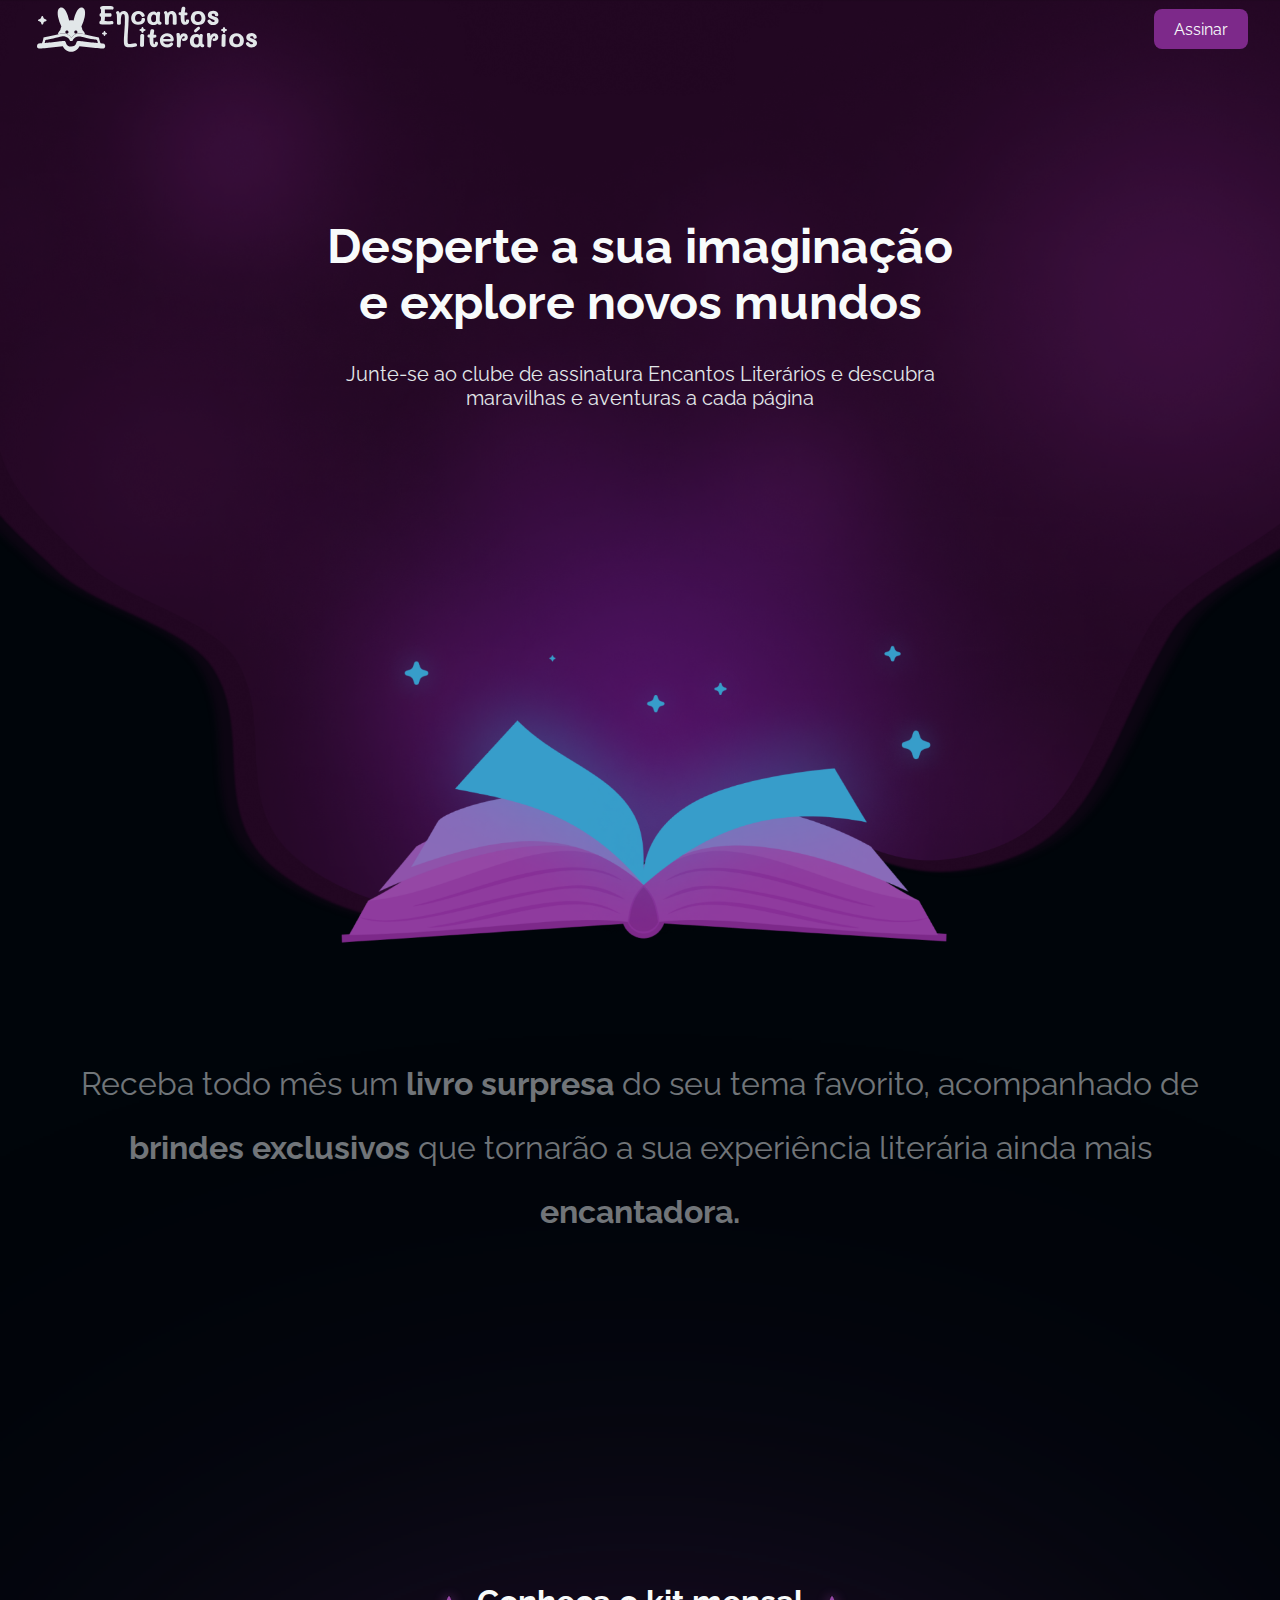
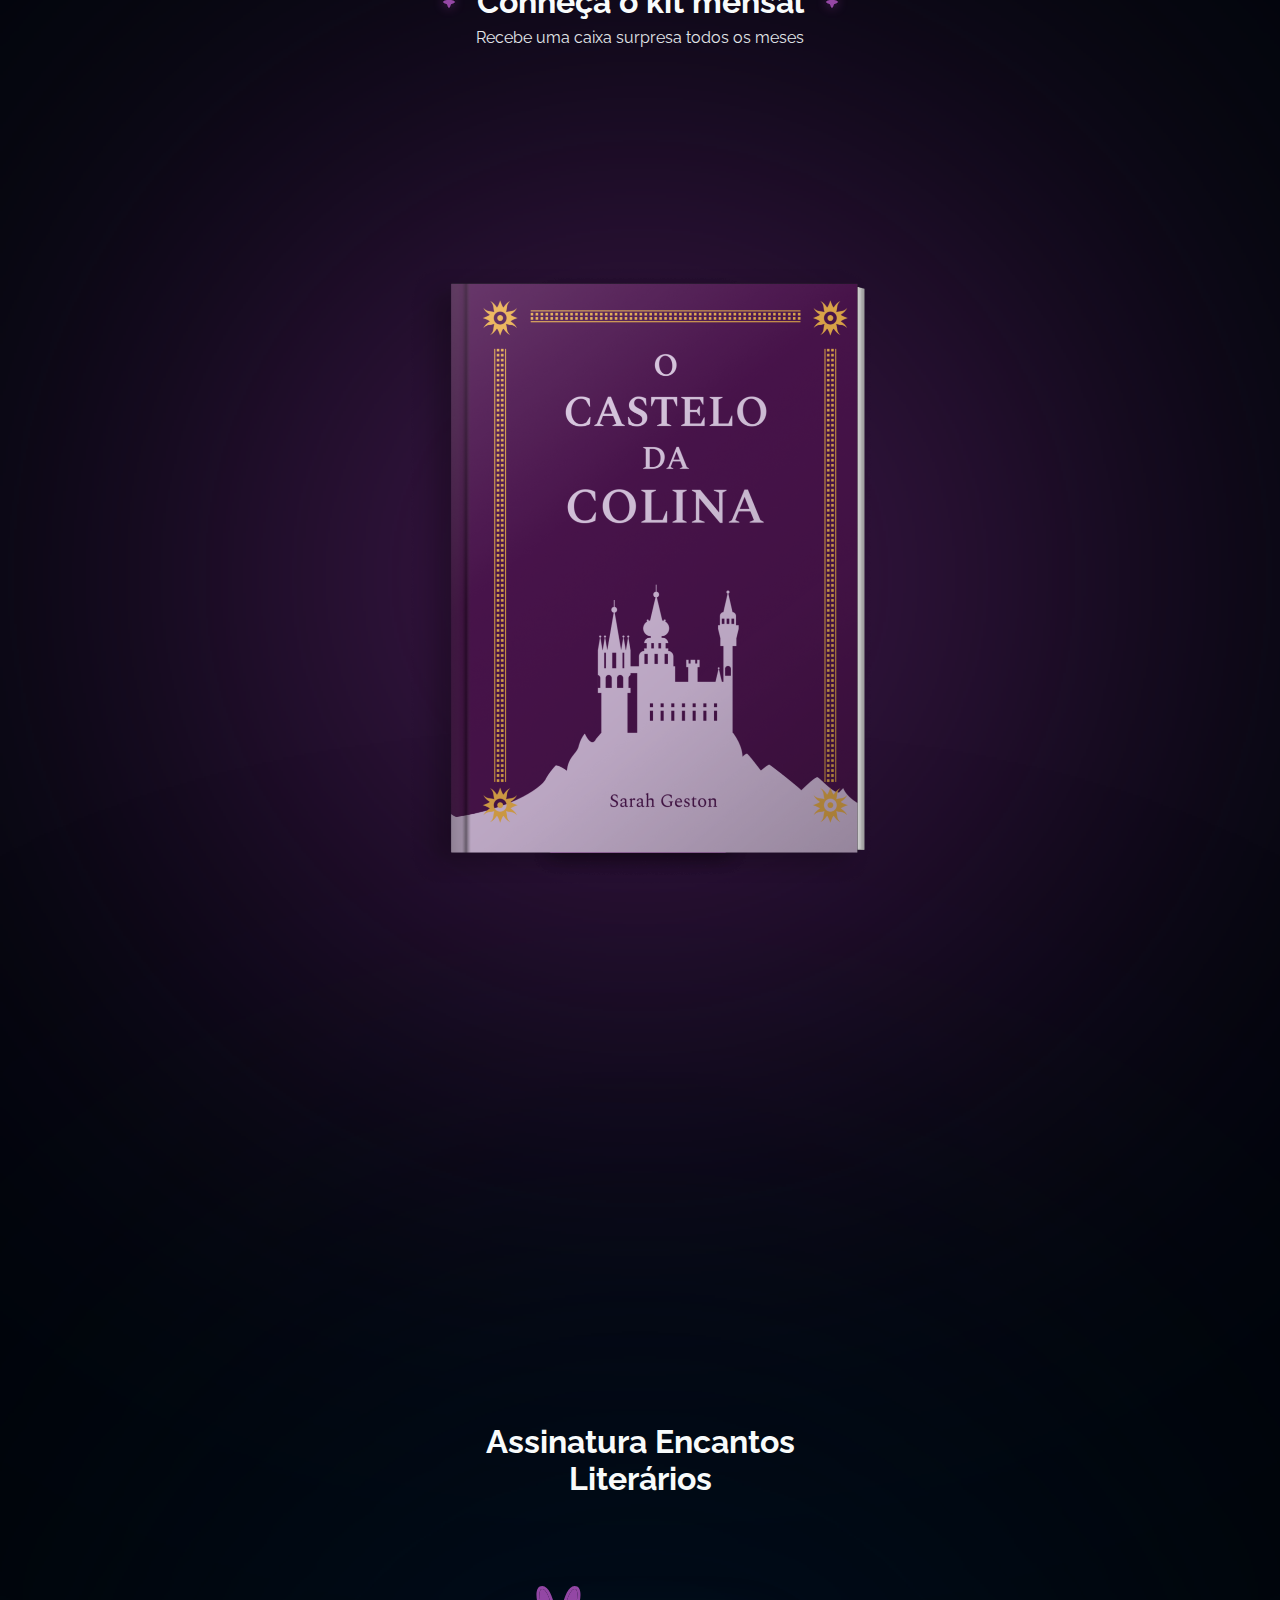
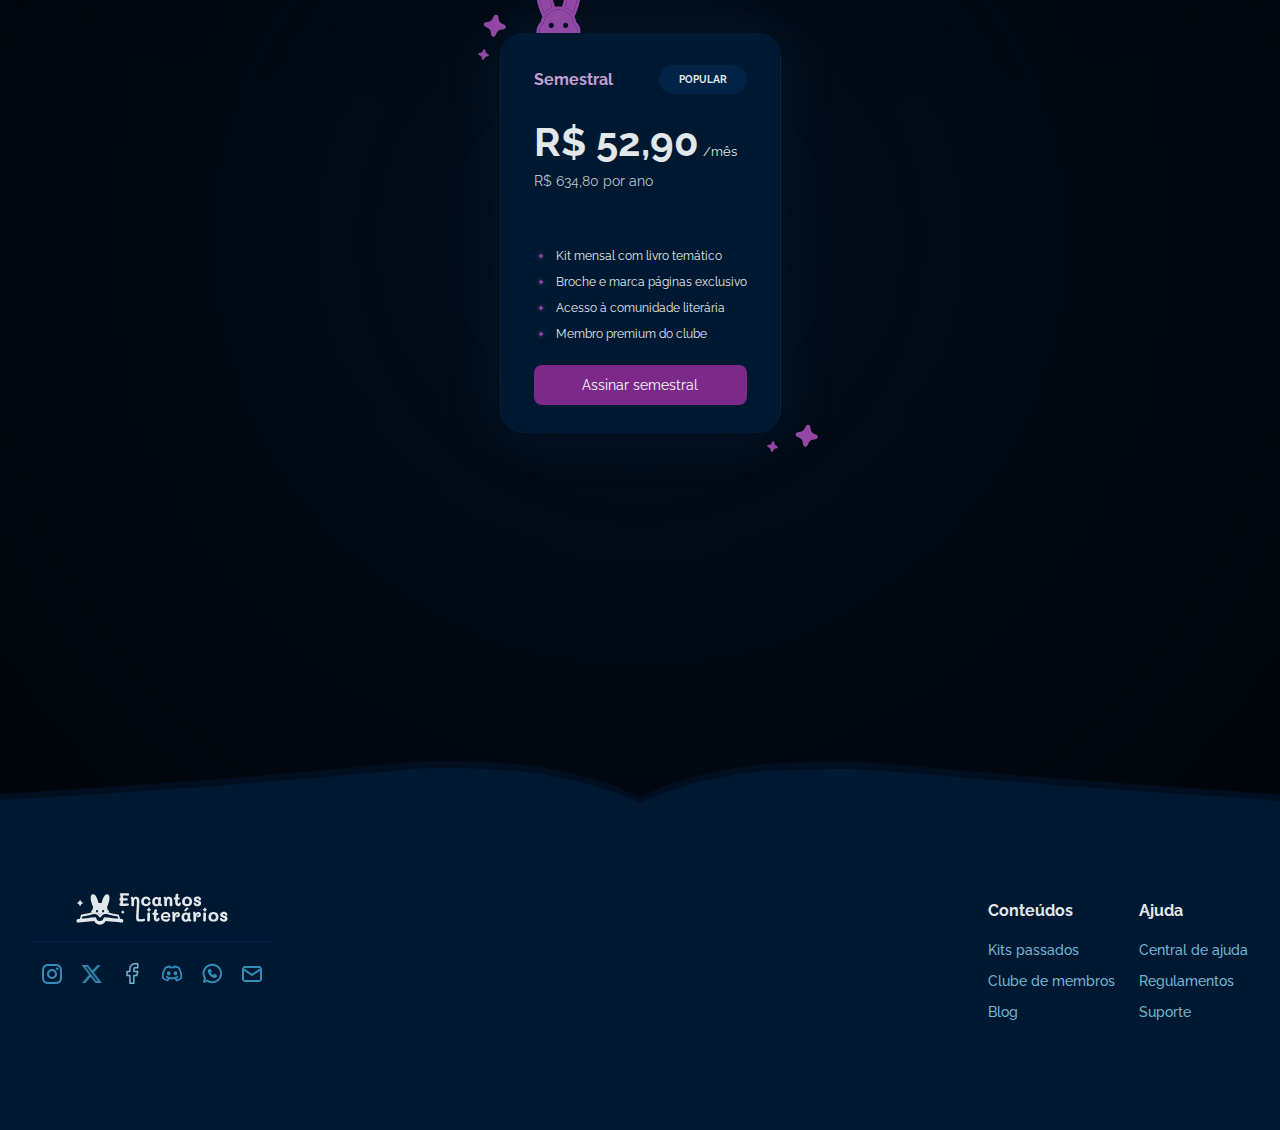
<file: index.html>
<!DOCTYPE html>
<html lang="en">
  <head>
    <link rel="preconnect" href="https://fonts.googleapis.com" />
    <link rel="preconnect" href="https://fonts.gstatic.com" crossorigin />
    <link
      href="https://fonts.googleapis.com/css2?family=Raleway:ital,wght@0,100..900;1,100..900&display=swap"
      rel="stylesheet"
    />
    <meta charset="UTF-8" />
    <meta name="viewport" content="width=device-width, initial-scale=1.0" />
    <title>Document</title>
    <link rel="stylesheet" href="assets/css/index.css" />
  </head>
  <body>
    <div class="content">
      <header>
        <div class="content-box">
          <nav class="nav-bar flex flex-center flex-betw">
            <div class="logo">
              <img
                src="assets/imgs/logo-horizontal.svg"
                alt=""
                class="desktop-only"
              />
              <img
                src="assets/imgs/logo-symbol.svg"
                alt=""
                class="mobile-only"
              />
            </div>
            <a href="#" class="btn"> Assinar </a>
          </nav>
          <div class="header-title-box flex flex-column">
            <h1>Desperte a sua imaginação e explore novos mundos</h1>
            <p>
              Junte-se ao clube de assinatura Encantos Literários e descubra
              maravilhas e aventuras a cada página
            </p>
          </div>
        </div>
        <div class="background-img"></div>
      </header>

      <section class="gift">
        <div class="content-box flex flex-center">
          <p>

            <span>
              Receba todo mês um
            </span>
            <span class="emphasy"> livro surpresa</span>

            <span>
              do seu tema favorito, acompanhado de
            </span>
            <span class="emphasy">brindes exclusivos</span>
            <span>
              que tornarão a sua experiência literária ainda mais
            </span>
            <span class="emphasy">encantadora.</span>

          </p>
          
          <div>
            <img src="assets/imgs/mystery-crystal-ball.png" alt="" />
          </div>
          <div>
            <img src="assets/imgs/mystery-opened-spellbook.png" alt="" />
          </div>
          <div>
            <img src="assets/imgs/mystery-ouija-planchette.png" alt="" />
          </div>
        </div>
      </section>

      <section class="kit-book">
        <div class="content-box flex flex-column flex-center">
          <div>
            <h2 class="flex flex-center">
              <img src="assets/imgs/Vector.svg" alt="">
              Conheça o kit mensal
              <img src="assets/imgs/Vector.svg" alt="">
            </h2>
            <p>
              Recebe uma caixa surpresa todos os meses
            </p>
          </div>

          <div class="flex flex-center flex-just-center">
            <img src="assets/imgs/book.png" alt="book" class="book">
            <img src="assets/imgs/pin.png" alt="">
            <img src="assets/imgs/bookmark-purple.png" alt="">
            <img src="assets/imgs/bookmark-yellow.png" alt="">
            <img src="assets/imgs/arrow1.png" alt="">
            <img src="assets/imgs/arrow2.png" alt="">
            <img src="assets/imgs/arrow3.png" alt="">
            <span>Livro em capa dura</span>
            <span>Broche exclusivo</span>
            <span>Marca páginas temático</span>
          </div>
        </div>

      </section>

      <section class="cards" id="card">
        <div class="content-box">
          <h2>
            Assinatura 
            Encantos Literários
          </h2>

          <div class="cards-box">
            <article class="flex flex-column flex-betw " id="article">
              
              <div class="flex flex-column gap-24">
                <span class="flat">
                  Mensal
                </span>

                <div class="price-box flex flex-column gap-8">
                  <div class="price">
                    <span>R$ 59,90 </span>
                    <small>/mês</small>
                  </div>
                  
                  <span class="total-price">
                    R$ 718,80 por ano
                  </span>
                </div>
              </div>

              <div class="flex flex-column gap-24">
                <ul role="list" class="flex flex-column gap-12">
                  <li class="flex gap-8 flex-center">
                    <img src="assets/imgs/star-bule.svg" alt="">
                    Kit mensal com livro temático
                  </li>
                  <li class="flex gap-8 flex-center">
                    <img src="assets/imgs/star-bule.svg" alt="">
                    Broche e marca páginas exclusivo
                  </li>
                  <li class="flex gap-8 flex-center">
                    <img src="assets/imgs/star-bule.svg" alt="">
                    Acesso à comunidade literária
                  </li>
                </ul>

                <a href="#" class="btn">Assinar mensal</a>
              </div>
              <img src="assets/imgs/star-bottom.svg" alt="">
              <img src="assets/imgs/star-bottom.svg" alt="">
            </article>

            <article class="flex flex-column flex-betw active">
              
              <div class="flex flex-column gap-24">
                <div class="flex flex-center flex-betw">
                  <span class="flat">
                    Semestral
                  </span>

                  <span class="popularny">
                    popular
                  </span>
                </div>

                <div class="price-box flex flex-column gap-8">
                  <div class="price">
                    <span>R$ 52,90</span>
                    <small>/mês</small>
                  </div>
                  
                  <span class="total-price">
                    R$ 634,80 por ano
                  </span>
                </div>
              </div>

              <div class="flex flex-column gap-24">
                <ul role="list" class="flex flex-column gap-12">
                  <li class="flex gap-8 flex-center">
                    <img src="assets/imgs/star-pink.svg" alt="">
                    Kit mensal com livro temático
                  </li>
                  <li class="flex gap-8 flex-center">
                    <img src="assets/imgs/star-pink.svg" alt="">
                    Broche e marca páginas exclusivo
                  </li>
                  <li class="flex gap-8 flex-center">
                    <img src="assets/imgs/star-pink.svg" alt="">
                    Acesso à comunidade literária
                  </li>

                  <li class="flex gap-8 flex-center">
                    <img src="assets/imgs/star-pink.svg" alt="">
                    Membro premium do clube
                  </li>
                </ul>

                <a href="#" class="btn">Assinar semestral</a>
              </div>
            </article>

            <article class="flex flex-column flex-betw " id="article">
              
              <div class="flex flex-column gap-24">
                <span class="flat">
                  Anual
                </span>

                <div class="price-box flex flex-column gap-8">
                  <div class="price">
                    <span>R$48,90</span>
                    <small>/mês</small>
                  </div>
                  
                  <span class="total-price">
                    R$ 586,80 por ano
                  </span>
                </div>
              </div>

              <div class="flex flex-column gap-24">
                <ul role="list" class="flex flex-column gap-12">
                  <li class="flex gap-8 flex-center">
                    <img src="assets/imgs/star-bule.svg" alt="">
                    Kit mensal com livro temático
                  </li>

                  <li class="flex gap-8 flex-center">
                    <img src="assets/imgs/star-bule.svg" alt="">
                    Broche e marca páginas exclusivo
                  </li>
                  <li class="flex gap-8 flex-center">
                    <img src="assets/imgs/star-bule.svg" alt="">
                    Acesso à comunidade literária
                  </li>

                  <li class="flex gap-8 flex-center">
                    <img src="assets/imgs/star-bule.svg" alt="">
                    Membro premium do clube
                  </li>

                  <li class="flex gap-8 flex-center">
                    <img src="assets/imgs/star-bule.svg" alt="">
                    Planner anual de leituras
                  </li>
                </ul>

                <a href="#" class="btn">Assinar anual</a>
              </div>
              <img src="assets/imgs/star-bottom.svg" alt="">
              <img src="assets/imgs/star-bottom.svg" alt="">
            </article>
            <img src="assets/imgs/Bunny.svg" alt="" class="desktop-only bunny">
          </div>
        </div>
      </section>

      <footer>
        <div class="content-box">
          <div class="flex flex-column flex-center" >
            <div class="logo flex flex-center flex-just-center">
              <img
                src="assets/imgs/logo-horizontal.svg"
                alt=""
              />
            </div>

            <ul role="list" class="flex flex-betw">
              <li><a href="#"></a></li>
              <li><a href="#"></a></li>
              <li><a href="#"></a></li>
              <li><a href="#"></a></li>
              <li><a href="#"></a></li>
              <li><a href="#"></a></li>
            </ul>
          </div>


          <div class="flex gap-24">
            <div class="flex flex-column gap-20">
              <span>Conteúdos</span>
              <ul role="list" class="flex flex-column gap-12">
                <li><a href="#">Kits passados</a></li>
                <li><a href="#">Clube de membros</a></li>
                <li><a href="#">Blog</a></li>
              </ul>
            </div>

            <div class="flex flex-column gap-20" >
              <span>Ajuda</span>
              <ul role="list" class="flex flex-column gap-12">
                <li><a href="#">Central de ajuda</a></li>
                <li><a href="#">Regulamentos</a></li>
                <li><a href="#">Suporte</a></li>
              </ul>
            </div>
          </div>
        </div>
      </footer>
    </div>

    <script>
      const card = document.querySelector('#card')

      const article = document.querySelectorAll('#article')
      const articles = document.querySelectorAll('article')

      card.addEventListener('mouseenter', function() {
        article.forEach(el => {
          el.classList.add('hovered')
        })
      })

      articles.forEach(el => {
        el.addEventListener('mouseenter', function() {
          el.classList.remove('active')
          el.classList.add('active')
        })

        el.addEventListener('mouseleave', function() {
          el.classList.remove('active')
        })

      } )
    </script>
  </body>
</html>
</file>
<file: assets/css/index.css>
@import url(global.css);
@import url(utilities.css);
@import url(header.css);
@import url(gift.css);
@import url(sectionBook.css);
@import url(cards.css);
@import url(footer.css);
</file>
